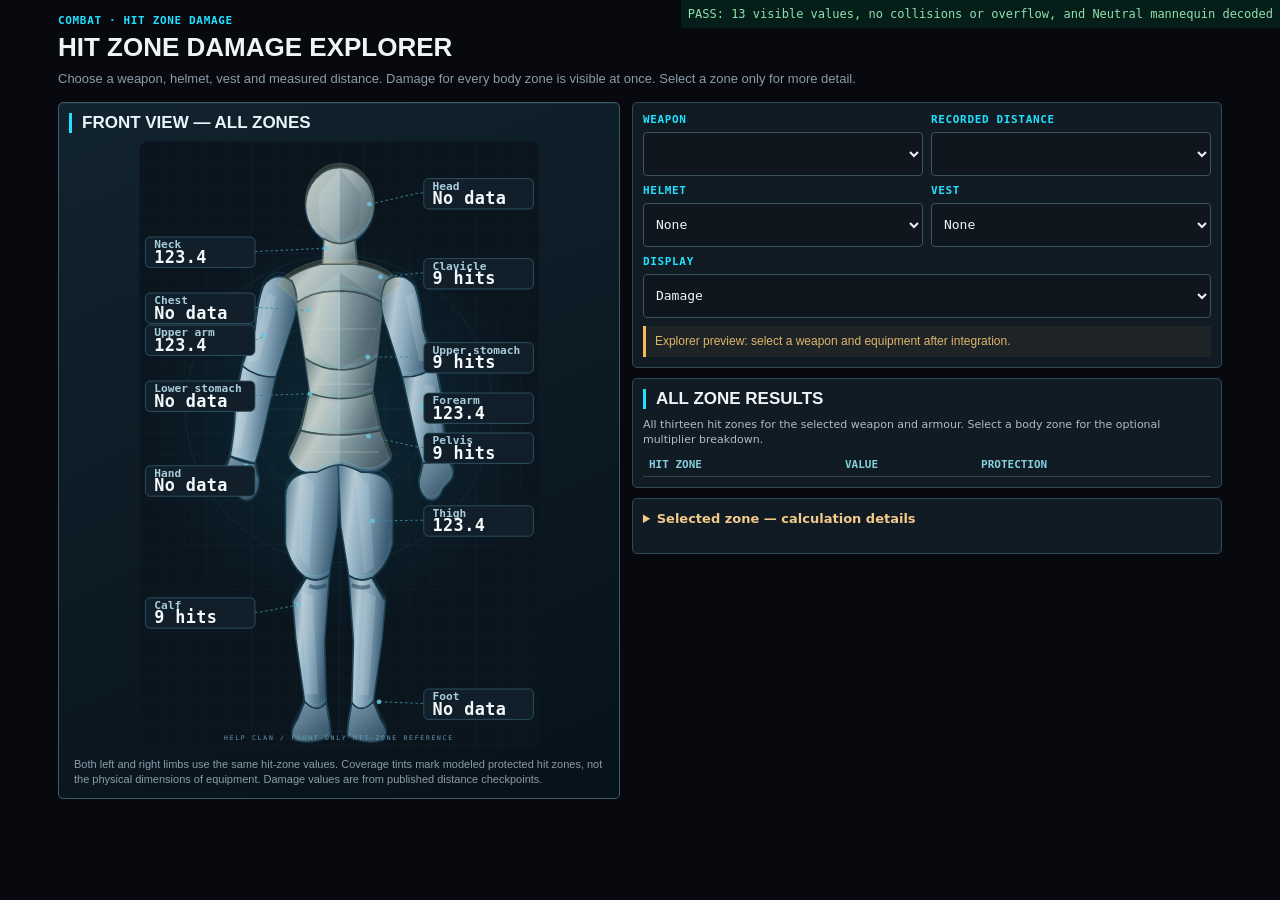
<file: tests/hit-zone-preview.html>
<!doctype html>
<html lang="en">
<head>
<meta charset="utf-8"><meta name="viewport" content="width=device-width, initial-scale=1">
<title>Hit Zone Explorer — isolated visual QA</title>
<link rel="stylesheet" href="../src/explorer/hit-zone-explorer.scaffold.css">
<link rel="stylesheet" href="../combat-workspace.css">
<style>html,body{margin:0;background:#07090e;color:#e9f0f4;font-family:Arial,sans-serif}body{overflow-x:hidden}#panel-hit-zone{display:block!important;min-height:100vh}#result{position:fixed;z-index:99;top:0;right:0;background:#07201b;color:#98ecb8;padding:7px;font:12px monospace;opacity:.95}#result[data-qa=fail]{background:#400b10;color:#fff}</style>
</head>
<body>
<div id="result" data-qa="pending">Preparing isolated figure...</div>
<div id="mount"></div>
<script>
(()=>{
const result=document.getElementById('result');
function assert(cond,reason){if(!cond)throw Error(reason);}
try{
const request=new XMLHttpRequest();
request.open('GET','../src/explorer/hit-zone-explorer.fragment.html',false);
request.send();
assert(request.status===200,'Source fragment fetch failed: HTTP '+request.status);
document.getElementById('mount').innerHTML=request.responseText;
const panel=document.getElementById('panel-hit-zone');
const figure=document.getElementById('hz_body');
assert(panel&&figure,'SVG front view missing');
const markers=[...figure.querySelectorAll('[data-hit-zone]')];
const labels=[...figure.querySelectorAll('[data-hz-value]')];
assert(markers.length===13 && labels.length===13,'Thirteen regions/labels must be shown');
for(const [i,item] of labels.entries())item.textContent=i%3===0?'No data':i%3===1?'123.4':'9 hits';
figure.classList.add('has-helmet','has-vest');
// Force style calculation now; do not depend on requestAnimationFrame in headless Chrome.
void figure.getBoundingClientRect();
const svgBox=figure.getBoundingClientRect();
assert(svgBox.width>275,'On-phone figure below minimum workable width: '+svgBox.width);
assert(svgBox.right<=innerWidth+1 && svgBox.left>=-1,'SVG extends beyond phone screen');
assert(document.documentElement.scrollWidth<=innerWidth+2,'Page has horizontal overflow');
const nameTexts=[...figure.querySelectorAll('.hz-chip-name')];
assert(nameTexts.length===13,'Labels require visible titles');
for(const node of [...labels,...nameTexts]){
 const rect=node.getBoundingClientRect();
 assert(rect.left>=svgBox.left-1 && rect.right<=svgBox.right+1,
   'Readout text clipped: '+node.textContent+' x '+rect.x+'..'+rect.right);
 assert(rect.top>=svgBox.top-1 && rect.bottom<=svgBox.bottom+1,'Readout text vertically clipped');
}
const frames=[...figure.querySelectorAll('.hz-chip-frame')].map(el=>el.getBoundingClientRect());
for(let i=0;i<frames.length;i++){
 for(let j=i+1;j<frames.length;j++){
  const a=frames[i],b=frames[j];
  const overlapWidth=Math.min(a.right,b.right)-Math.max(a.left,b.left);
  const overlapHeight=Math.min(a.bottom,b.bottom)-Math.max(a.top,b.top);
  assert(overlapWidth<=1 || overlapHeight<=1,'Damage cards overlap ('+i+' and '+j+')');
 }
}
assert(markers.every(el=>el.getAttribute('tabindex')==='0'),'All hit zones keyboard focusable');
assert(markers.every(el=>el.getAttribute('aria-controls')==='hz_detail'&&el.getAttribute('aria-pressed')==='false'),'Zones expose detail target and initial state');
assert(!!panel.querySelector('table caption'),'Tabular equivalent has a caption');
assert(!!figure.querySelector('[data-armour=helmet]')&&!!figure.querySelector('[data-armour=vest]'),'Separate armour overlays');
// The earlier geometry/layout checks can pass even if an SVG <image> is 404.
// Decode the real WebP through the browser before reporting the preview as passed.
const photo = new Image();
photo.onload=()=>{
 try{
  assert(photo.naturalWidth===500 && photo.naturalHeight===750,
    'Unexpected model image dimensions: '+photo.naturalWidth+'×'+photo.naturalHeight);
  result.textContent='PASS: 13 visible values, no collisions or overflow, and Neutral mannequin decoded';
  result.dataset.qa='pass';
  document.body.dataset.previewStatus='pass';
 }catch(e){
  result.textContent='FAIL: '+e.message;
  result.dataset.qa='fail';
  document.body.dataset.previewStatus='fail';
 }
};
photo.onerror=()=>{
 result.textContent='FAIL: Neutral mannequin did not load';
 result.dataset.qa='fail';
 document.body.dataset.previewStatus='fail';
};
photo.src='../assets/damage-training-mannequin.svg';
}catch(e){
result.textContent='FAIL: '+e.message;
result.dataset.qa='fail';
document.body.dataset.previewStatus='fail';
}
})();
</script></body></html>
</file>
<file: src/explorer/hit-zone-explorer.scaffold.css>
/* Hit Zone Explorer: all-value front-view layout (component stylesheet). */
#panel-hit-zone { --bg:#07090e; --bg2:#0f161d; --panel:#121a22; --line:#223140; --ink:#eef4f8; --dim:#8b9ca8; --zone:#22e0ff; background:var(--bg);color:var(--ink); }
#panel-hit-zone * { box-sizing:border-box; }
#panel-hit-zone .wrap { max-width:1200px; margin:auto; padding:24px 18px 70px; }
#panel-hit-zone h1 { font:700 clamp(26px,4vw,36px) "Rajdhani",sans-serif; text-transform:uppercase; margin:5px 0; }
#panel-hit-zone .eyebrow, #panel-hit-zone .field label { color:var(--zone);font:600 11px ui-monospace,monospace;letter-spacing:.06em;text-transform:uppercase; }
#panel-hit-zone .sub, #panel-hit-zone .hz-caption { font-size:13px;color:var(--dim);line-height:1.6; }
#panel-hit-zone .card { background:#111b23;border:1px solid #304958;padding:15px;border-radius:5px;margin-bottom:16px; }
#panel-hit-zone .section-h { font:700 20px "Rajdhani",sans-serif;text-transform:uppercase;border-left:3px solid var(--zone);padding-left:10px;margin-bottom:13px; }
#panel-hit-zone .toolbar { display:grid;grid-template-columns:repeat(auto-fit,minmax(140px,1fr));gap:12px; }
#panel-hit-zone .field { display:flex;flex-direction:column;gap:6px; }
#panel-hit-zone select { width:100%;color:var(--ink);background:var(--bg2);border:1px solid #3b5360;border-radius:4px;min-height:44px;padding:8px;font:13px ui-monospace,monospace; }
#panel-hit-zone .hz-workspace { display:grid;grid-template-columns:minmax(0,1.65fr) minmax(240px,1fr);gap:16px; }
#panel-hit-zone .hz-figure-card { min-width:0;background:linear-gradient(156deg,#11232e 0%,#07121a 100%);border-color:#3b5b6a;box-shadow:inset 0 1px 0 rgba(159,217,232,.06); }
#panel-hit-zone .hz-figure-card .section-h { color:#e7f4fa; }
#panel-hit-zone #hz_status { border-left:3px solid #f6ba51;padding:10px 12px;background:rgba(236,172,64,.06); }
#panel-hit-zone #hz_body { display:block;width:100%;max-width:530px;height:auto;margin:8px auto 0;aspect-ratio:500/760;touch-action:pan-y; }
#panel-hit-zone #hz_body .hz-chip-frame { fill:#101f2a;stroke:#345b6c;stroke-width:1; }
#panel-hit-zone #hz_body .hz-chip-name { font-family:ui-monospace,Consolas,monospace;font-size:14px;font-weight:600;letter-spacing:0;fill:#a9ccda;stroke:none; }
#panel-hit-zone #hz_body .hz-chip-value { font-family:ui-monospace,Consolas,monospace;font-size:21px;font-weight:700;fill:#f4f8fa;letter-spacing:.5px;stroke:none; }
#panel-hit-zone #hz_body .hz-leader { fill:none;stroke:#3e879b;stroke-width:1.3;stroke-dasharray:3.2 3.2;opacity:.85; }
#panel-hit-zone #hz_body .hz-leader-dot { fill:#67c7df;opacity:.85; }
#panel-hit-zone #hz_body .hz-zone-card { pointer-events:none; }
#panel-hit-zone #hz_body .hz-plate-caption { font-family:ui-monospace,Consolas,monospace;font-size:8px;letter-spacing:2.2px;fill:#6799ad; }
#panel-hit-zone #hz_body [data-hit-zone] { transition:filter .16s ease; }
#panel-hit-zone [data-hit-zone] { cursor:pointer;outline:0; }
#panel-hit-zone [data-hit-zone] path, #panel-hit-zone [data-hit-zone] ellipse { vector-effect:non-scaling-stroke; }
#panel-hit-zone #hz_body [data-hit-zone].selected { filter:drop-shadow(0 0 6px rgba(255,187,94,.55)); }
#panel-hit-zone #hz_body [data-hit-zone].selected path, #panel-hit-zone #hz_body [data-hit-zone].selected ellipse { stroke:#ffd58d;stroke-width:2.8; }
#panel-hit-zone [data-hit-zone]:hover, #panel-hit-zone [data-hit-zone].selected { stroke:#ffbd5e;stroke-width:4;filter:drop-shadow(0 0 5px #ffbd5e); }
#panel-hit-zone [data-hit-zone]:focus-visible { stroke:#fff;stroke-width:4; }
#panel-hit-zone [data-armour] { fill:url(#hz-vest-shell);opacity:0;stroke:#f5cd86;stroke-width:1.5;transition:opacity .16s; }
#panel-hit-zone #hz_body [data-armour] { pointer-events:none; }
#panel-hit-zone #hz_body.has-helmet [data-armour=helmet], #panel-hit-zone #hz_body.has-vest [data-armour=vest] { opacity:.23; }
#panel-hit-zone .hz-callouts { pointer-events:none; }
#panel-hit-zone .hz-caption { padding:2px 5px 0;font-size:12px;line-height:1.6; }
#panel-hit-zone .hz-table-scroll { overflow-x:auto; }
#panel-hit-zone table { width:100%;border-collapse:collapse;font:12px ui-monospace,monospace; }
#panel-hit-zone table caption { padding:0 0 10px;text-align:left;font:12px/1.5 ui-monospace,monospace;color:#a9becc; }
#panel-hit-zone th, #panel-hit-zone td { border-bottom:1px solid #2d4554;text-align:left;padding:10px 6px; }
#panel-hit-zone th { color:#86cfde;text-transform:uppercase; }
#panel-hit-zone #hz_detail, #panel-hit-zone #hz_summary { color:#cbd6de;font-size:13px;line-height:1.7;margin:10px 0;white-space:pre-line; }
#panel-hit-zone .note { color:#deb66b;font-size:12px; }
@media(max-width:780px) { #panel-hit-zone .hz-workspace { grid-template-columns:1fr; } }
@media(max-width:500px) {
  #panel-hit-zone .wrap { padding:15px 10px 50px; }
  #panel-hit-zone .card { padding:10px; }
  #panel-hit-zone #hz_body { width:100%;max-width:100%; }
  #panel-hit-zone .hz-workspace { gap:10px; }
  #panel-hit-zone .hz-figure-card { padding:8px; }
  #panel-hit-zone .hz-caption { font-size:12px; }
  #panel-hit-zone .hz-table-scroll { margin-inline:-4px; }
}
@media(prefers-reduced-motion:reduce) {
  #panel-hit-zone #hz_body [data-hit-zone], #panel-hit-zone [data-armour] { transition:none; }
}

/* Photographic model is noninteractive; transparent anatomically aligned zones
   retain focus, heatmap, click and keyboard selection over the real pixels. */
#panel-hit-zone #hz_body .hz-model { pointer-events:none; }
#panel-hit-zone #hz_body .hz-figure-outline [data-hit-zone] { fill:rgba(19,118,152,.035);stroke:rgba(103,215,236,.34);stroke-width:1.6; }
#panel-hit-zone #hz_body .hz-figure-outline [data-hit-zone]:hover,
#panel-hit-zone #hz_body .hz-figure-outline [data-hit-zone].selected { fill:rgba(255,189,94,.19);stroke:#ffcf86;stroke-width:2.8; }
#panel-hit-zone #hz_body .hz-figure-outline [data-hit-zone]:focus-visible { fill:rgba(255,255,255,.16);stroke:#fff;stroke-width:3.4; }
#panel-hit-zone #hz_body.has-helmet [data-armour=helmet],
#panel-hit-zone #hz_body.has-vest [data-armour=vest] { opacity:.15; }
</file>
<file: combat-workspace.css>
/* Compact combat workspaces; loaded after the established HELP theme. */
.workspace-segments {display:flex;flex-wrap:wrap;gap:5px;margin:6px 0;align-items:center}
.workspace-segments button,.workspace-weapon-list button {font:600 12px/1.35 system-ui,sans-serif;min-height:44px;padding:7px 10px;color:#cad8df;background:#101e29;border:1px solid #405465;border-radius:5px;cursor:pointer}
.workspace-segments button[aria-pressed=true],.workspace-weapon-list button[aria-pressed=true] {background:#35402e;border-color:#efc078;color:#ffe1a6}
.workspace-segments button:disabled {opacity:.45;cursor:default}
.workspace-segments button:focus-visible,.workspace-picker summary:focus-visible,.workspace-weapon-list button:focus-visible,.workspace-links a:focus-visible {outline:2px solid #ffca79;outline-offset:3px}
.workspace-equipment img {object-fit:contain}
.workspace-picker {margin-top:4px;font:12px/1.5 system-ui,sans-serif;color:#d2dfe5}
.workspace-picker summary {min-height:32px;cursor:pointer;color:#f3c578;padding:5px 0}
.workspace-picker[open] {border:1px solid #3c5361;padding:8px;border-radius:5px;background:#101b25}
.workspace-picker input[type=search] {width:100%;min-height:44px;background:#09131d;color:#edf5fa;border:1px solid #526775;border-radius:4px;padding:8px;font:14px system-ui}
.workspace-art-toggle {display:flex!important;align-items:center;gap:8px;font:12px system-ui!important;color:#c8d7df!important;min-height:40px;letter-spacing:0!important;text-transform:none!important}
.workspace-art-toggle input {width:18px!important;min-height:18px!important;accent-color:#e8b969}
.workspace-weapon-list {display:grid;grid-template-columns:repeat(auto-fit,minmax(115px,1fr));gap:6px;max-height:235px;overflow:auto;padding:3px}
.workspace-weapon-list button {display:flex;align-items:center;gap:6px;flex-direction:column;justify-content:center}
.workspace-weapon-list img {object-fit:contain}
.workspace-picker-count {margin:4px 0;font-size:12px}
.workspace-links {display:flex;gap:6px;margin:0 0 8px;flex-wrap:wrap}
.workspace-links a {color:#c8d8e3;text-decoration:none;padding:8px 13px;min-height:36px;border:1px solid #354958;border-radius:5px;font:600 12px system-ui}
.workspace-links a[aria-current] {color:#f5ce91;border-color:#ba935a}
.workspace-context {font:12px/1.45 system-ui;color:#c7d8df;margin:0 0 10px}
.workspace-context:empty {display:none}
#panel-hit-zone .wrap {padding-top:14px}
#panel-hit-zone h1 {font-size:26px}
#panel-hit-zone .sub {margin:6px 0 12px}
#panel-hit-zone .hz-workspace {grid-template-columns:minmax(290px,1fr) minmax(350px,1.05fr);align-items:start;gap:12px}
#panel-hit-zone .hz-tools {min-width:0}
#panel-hit-zone .hz-tools .toolbar {grid-template-columns:1fr 1fr;gap:8px}
#panel-hit-zone .hz-tools .field:last-child {grid-column:1/-1}
#panel-hit-zone .hz-tools .card {padding:10px;margin-bottom:10px}
#panel-hit-zone #hz_status {margin:8px 0 0;padding:7px 9px;line-height:1.4}
#panel-hit-zone #hz_body {max-width:400px;margin:0 auto}
#panel-hit-zone .hz-figure-card {padding:10px;margin:0;order:-1}
#panel-hit-zone .section-h {font-size:17px;margin:0 0 8px}
#panel-hit-zone .hz-caption {margin:6px 0 0;font-size:11px;line-height:1.4}
#panel-hit-zone .hz-results th,#panel-hit-zone .hz-results td {padding:5px 6px;font-size:11px}
#panel-hit-zone .hz-results caption {font:11px/1.4 system-ui;padding-bottom:6px}
#panel-hit-zone .hz-detail-card summary {min-height:34px;cursor:pointer;color:#f3ca8a;font:600 13px/1.5 system-ui}
#panel-hit-zone .workspace-equipment {gap:4px;margin:0}
#panel-hit-zone .workspace-equipment button {font-size:11px;padding:5px 7px}
#panel-hit-zone .workspace-equipment img {width:28px;height:32px}
#panel-combat header.hero {padding:15px 18px;margin-bottom:12px;border-radius:10px}
#panel-combat header.hero h1 {font-size:clamp(25px,3vw,34px);margin:3px 0}
#panel-combat .hero-stats {margin-top:8px}
#panel-combat .hero-stats div {padding:6px 14px}
#panel-combat .hero-stats b {font-size:22px}
#panel-combat #combat-database {padding:14px}
#panel-combat #combat-database .toolbar {margin-bottom:8px}
#panel-combat #combat-view-status {margin:5px 0 8px}
#panel-combat #wTable {min-width:0}
#panel-range .wrap > h1,#panel-ttk .wrap > h1 {font-size:30px;margin:6px 0}
#panel-range .wrap > .sub,#panel-ttk .wrap > .sub {margin:8px 0 14px}
#panel-range .card,#panel-ttk .card {padding:16px}
@media(max-width:1100px){
 #panel-hit-zone .hz-workspace {grid-template-columns:minmax(250px,1fr) minmax(290px,1fr)}
 #panel-hit-zone .workspace-equipment img {display:none}
}
@media(max-width:780px){
 #panel-hit-zone .hz-workspace {grid-template-columns:1fr}
 #panel-hit-zone .hz-tools {display:contents}
 #panel-hit-zone .hz-tools > .card:first-child {order:0}
 #panel-hit-zone .hz-figure-card {order:1}
 #panel-hit-zone .hz-results {order:2}
 #panel-hit-zone .hz-detail-card {order:3}
 #panel-hit-zone #hz_body {max-width:400px}
 #panel-hit-zone .workspace-equipment img {display:block}
 #panel-hit-zone .hz-results th,#panel-hit-zone .hz-results td {padding:8px 6px;font-size:12px}
}
@media(max-width:400px){
 #panel-hit-zone .workspace-equipment img {display:none}
 #panel-hit-zone h1 {font-size:24px}
}
@media(max-width:700px){
 #panel-combat header.hero h1 {font-size:26px;line-height:1.05}
 #panel-combat #combat-database .combat-choose-hint {margin:2px 0 7px}
 #panel-combat #combat-view-status {font-size:11px;line-height:1.3;margin:3px 0 6px}
 #panel-combat #combat-database .panel-coord {margin-bottom:6px}
}
@media(max-width:700px){
 #panel-ttk .wrap > p.sub + .card .toolbar > .field:nth-child(1) {grid-column:1;grid-row:1}
 #panel-ttk .wrap > p.sub + .card .toolbar > .field:nth-child(2) {grid-column:2;grid-row:1}
 #panel-ttk .wrap > p.sub + .card .toolbar > .field:nth-child(3) {grid-column:1;grid-row:2;min-height:0}
 #panel-ttk .wrap > p.sub + .card .toolbar > .field:nth-child(4) {grid-column:1/-1;grid-row:3}
 #panel-ttk .wrap > p.sub + .card .toolbar > .field:nth-child(5) {grid-column:2;grid-row:2}
}
#panel-hit-zone .workspace-equipment button {min-width:32px}
#panel-hit-zone .workspace-equipment button[hidden] {display:none}
</file>
